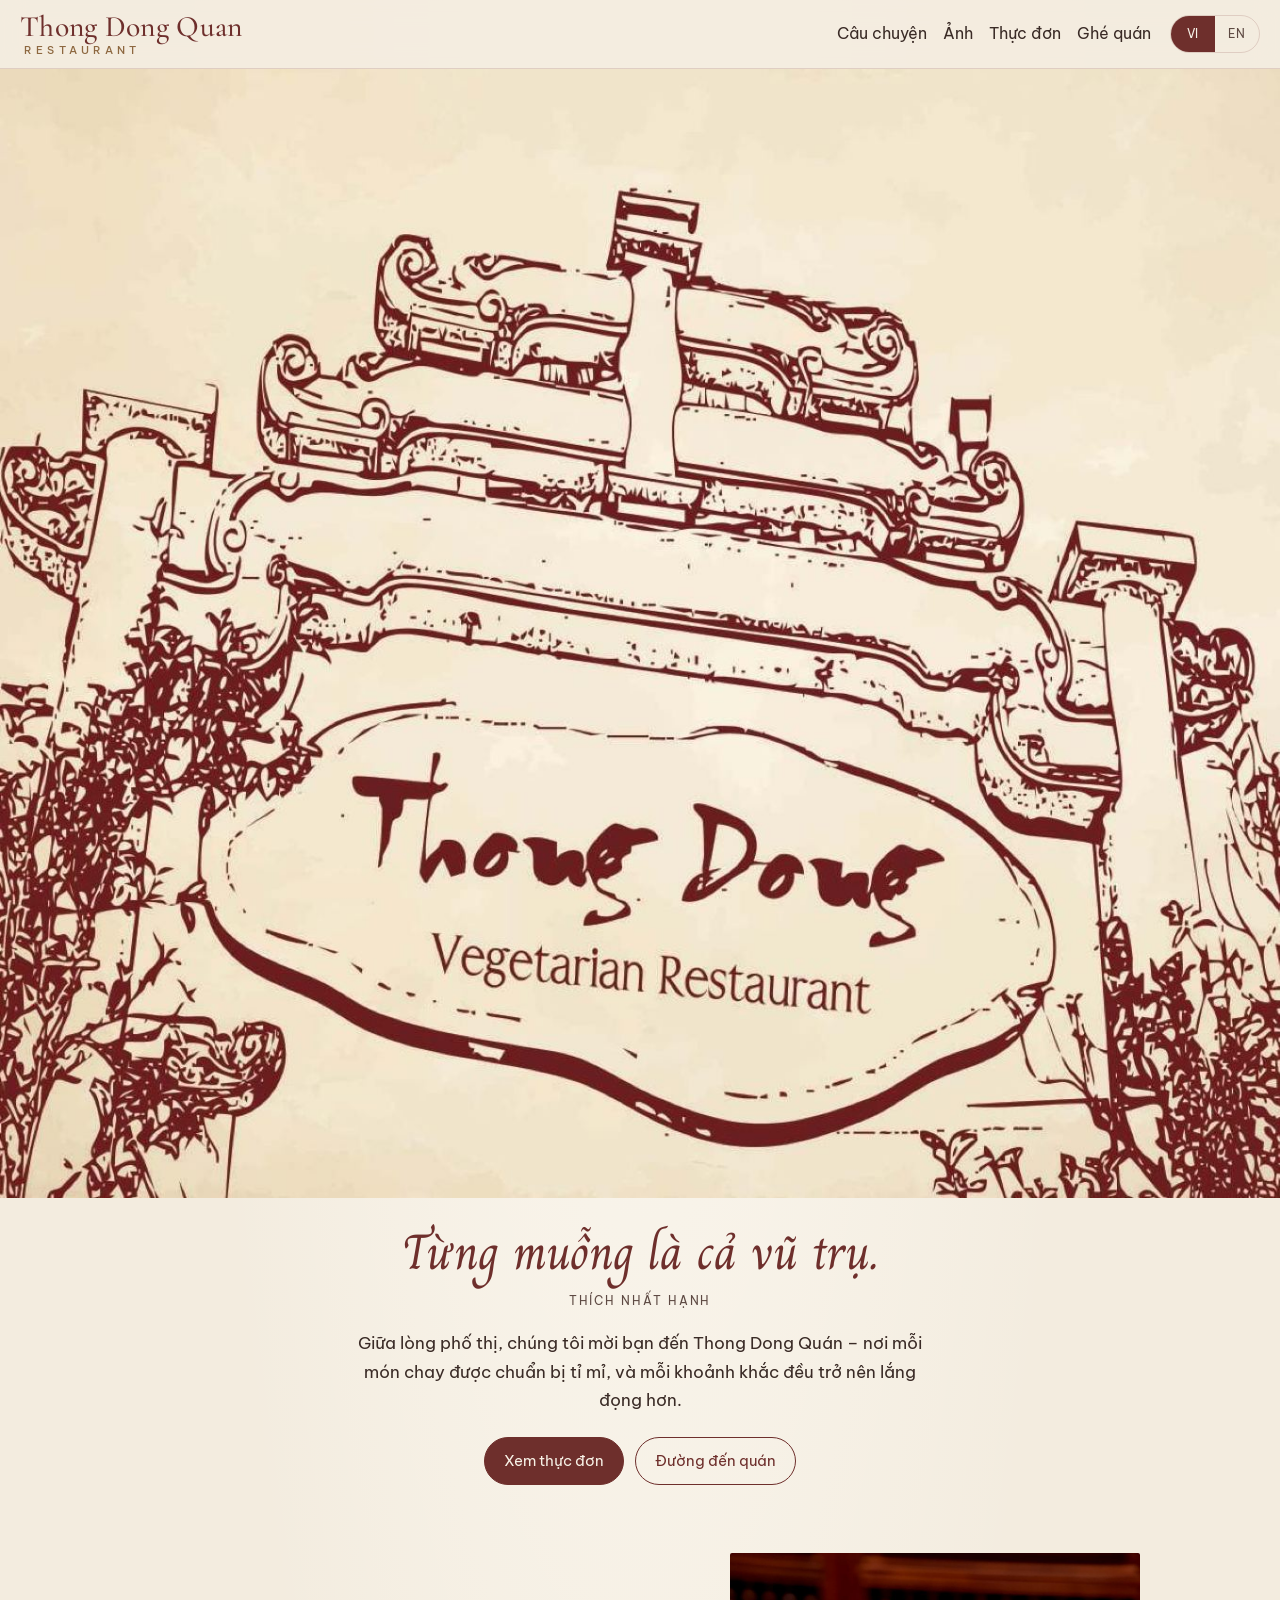
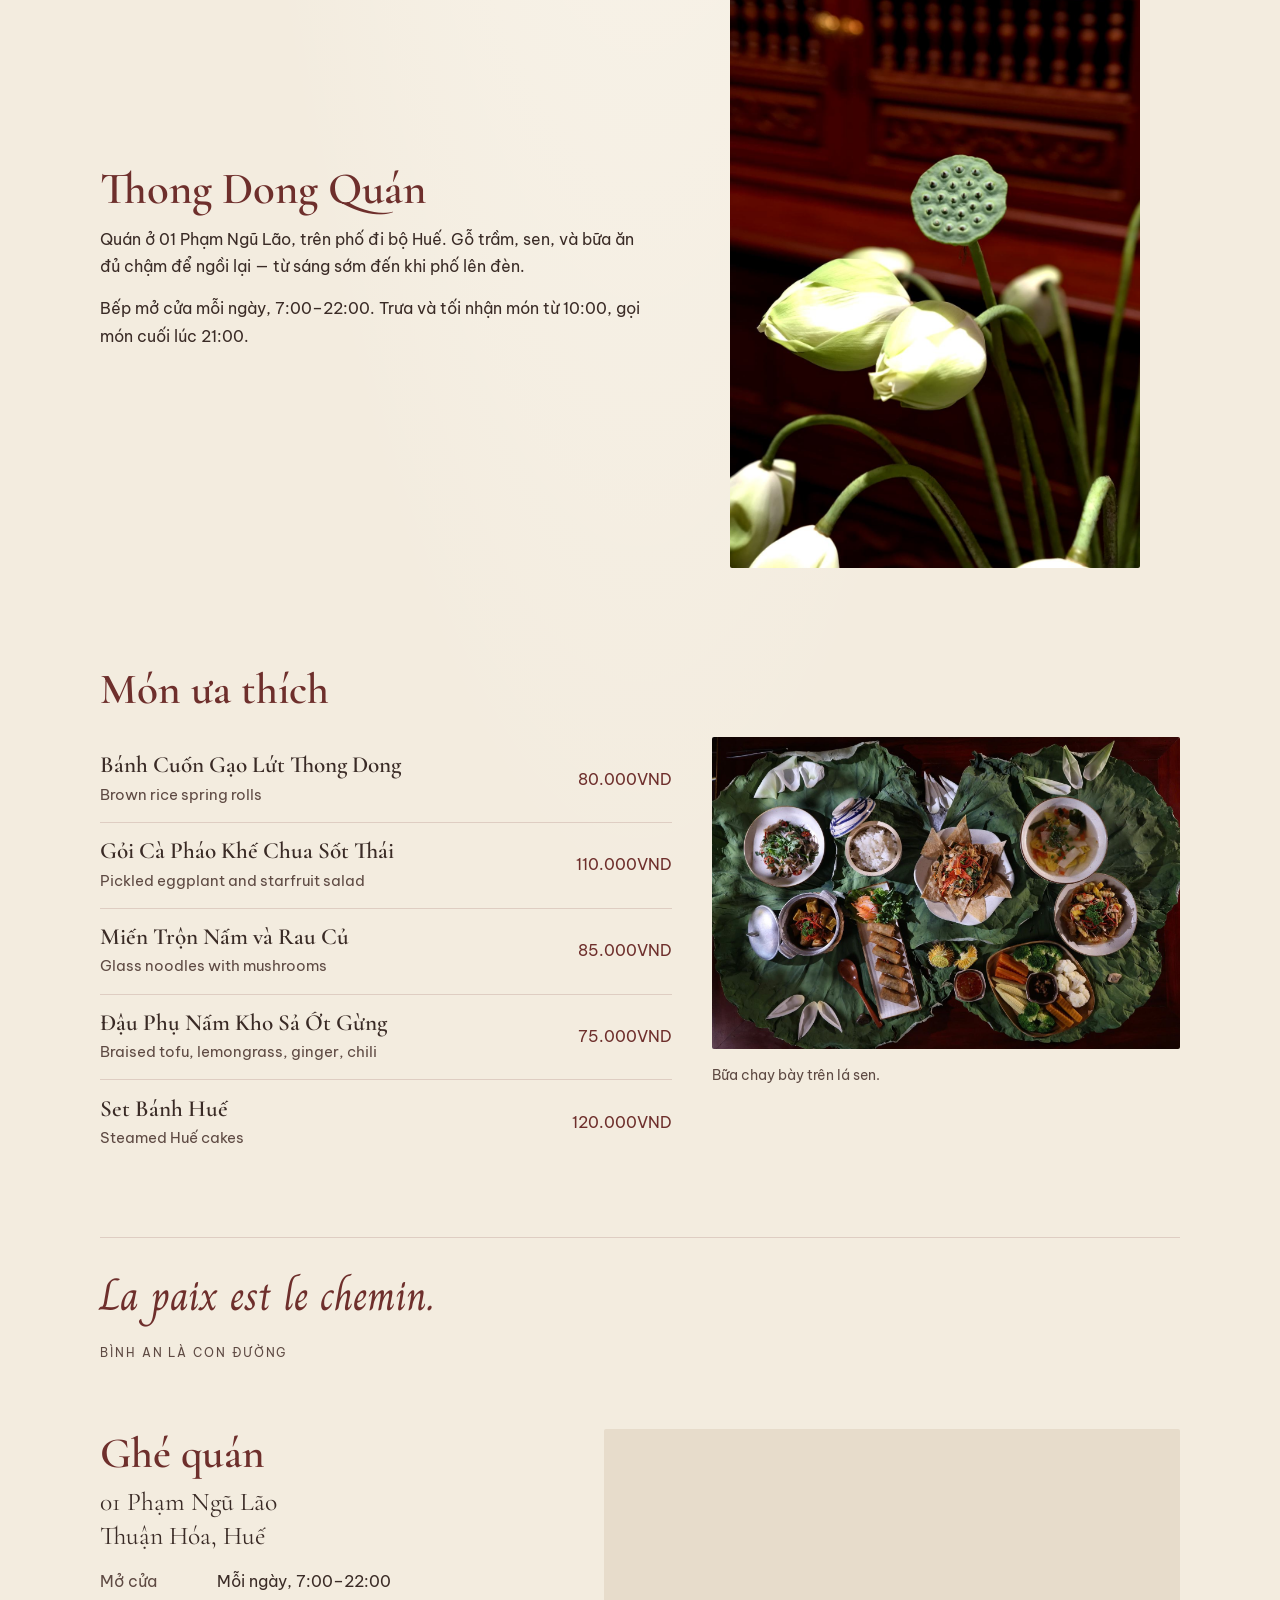
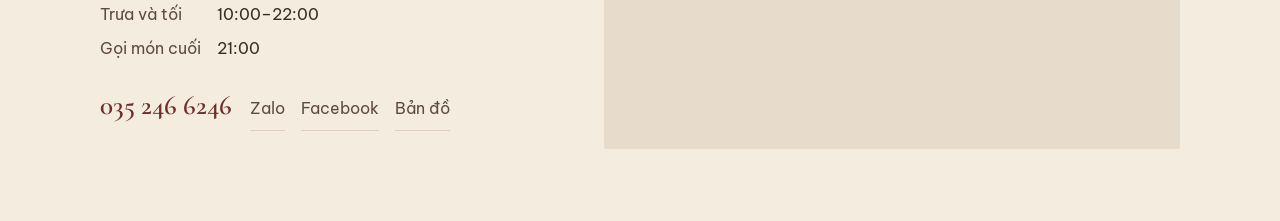
<file: index.html>
<!DOCTYPE html>
<html lang="vi">
  <head>
    <meta charset="utf-8">
    <meta name="viewport" content="width=device-width, initial-scale=1">
    <title>Thong Dong Vegetarian Restaurant · Huế</title>
    <meta name="description" content="Thong Dong Quán — quán chay ở 01 Phạm Ngũ Lão, Huế. Mở cửa 7:00–22:00. A quiet vegetarian table on the walking street.">
    <meta name="theme-color" content="#f3ecdf">
    <link rel="icon" href="images/thongdongquanlogo.jpg" type="image/jpeg">
    <link rel="apple-touch-icon" href="images/thongdongquanlogo.jpg">
    <link rel="preconnect" href="https://fonts.googleapis.com">
    <link rel="preconnect" href="https://fonts.gstatic.com" crossorigin>
    <link href="https://fonts.googleapis.com/css2?family=Be+Vietnam+Pro:wght@400;500;600&family=Charm:wght@400&family=Cormorant+Garamond:wght@500;600&display=swap" rel="stylesheet">
    <link rel="stylesheet" href="css/styles.css">
  </head>
  <body>
    <a class="skip" href="#main" data-vi="Tới nội dung" data-en="Skip to content">Tới nội dung</a>
    <header class="site-header">
      <a class="brand" href="index.html">
        <span class="brand-name">Thong Dong Quan</span>
        <span class="brand-boutique">Restaurant</span>
      </a>
      <nav aria-label="Primary">
        <a href="#story" data-vi="Câu chuyện" data-en="Story">Câu chuyện</a>
        <a href="gallery.html" data-vi="Ảnh" data-en="Gallery">Ảnh</a>
        <a href="menu.pdf" target="_blank" rel="noopener noreferrer" data-vi="Thực đơn" data-en="Menu">Thực đơn</a>
        <a href="#visit" data-vi="Ghé quán" data-en="Visit">Ghé quán</a>
      </nav>
      <div class="lang" role="group" aria-label="Language">
        <button type="button" data-set-lang="vi" aria-pressed="true">VI</button>
        <button type="button" data-set-lang="en" aria-pressed="false">EN</button>
      </div>
    </header>

    <main id="main">
      <section class="hero">
        <img class="hero-mark" src="images/mark.jpg" width="1358" height="1198" alt="Thong Dong Vegetarian Restaurant">
        <p class="script" data-vi="Từng muỗng là cả vũ trụ." data-en="Each spoonful contains the universe.">Từng muỗng là cả vũ trụ.</p>
        <p class="byline" data-vi="Thích Nhất Hạnh" data-en="Thich Nhat Hanh">Thích Nhất Hạnh</p>
        <p class="lede" data-vi="Giữa lòng phố thị, chúng tôi mời bạn đến Thong Dong Quán – nơi mỗi món chay được chuẩn bị tỉ mỉ, và mỗi khoảnh khắc đều trở nên lắng đọng hơn." data-en="In the middle of the city, we invite you to Thong Dong — where each vegetarian dish is prepared with care, and each moment is allowed to grow still.">Giữa lòng phố thị, chúng tôi mời bạn đến Thong Dong Quán – nơi mỗi món chay được chuẩn bị tỉ mỉ, và mỗi khoảnh khắc đều trở nên lắng đọng hơn.</p>
        <div class="hero-actions">
          <a class="button" href="menu.pdf" target="_blank" rel="noopener noreferrer" data-vi="Xem thực đơn" data-en="See the menu">Xem thực đơn</a>
          <a class="button button-quiet" href="#visit" data-vi="Đường đến quán" data-en="Find the restaurant">Đường đến quán</a>
        </div>
      </section>

      <section class="story" id="story">
        <div>
          <h2>Thong Dong Quán</h2>
          <p data-vi="Quán ở 01 Phạm Ngũ Lão, trên phố đi bộ Huế. Gỗ trầm, sen, và bữa ăn đủ chậm để ngồi lại — từ sáng sớm đến khi phố lên đèn." data-en="The restaurant is at 01 Phạm Ngũ Lão, on Huế’s walking street. Dark wood, lotus, and a meal unhurried enough to linger — from early morning until the street lights come on.">Quán ở 01 Phạm Ngũ Lão, trên phố đi bộ Huế. Gỗ trầm, sen, và bữa ăn đủ chậm để ngồi lại — từ sáng sớm đến khi phố lên đèn.</p>
          <p data-vi="Bếp mở cửa mỗi ngày, 7:00–22:00. Trưa và tối nhận món từ 10:00, gọi món cuối lúc 21:00." data-en="The kitchen is open every day, 7:00–22:00. Lunch and dinner service begins at 10:00, with the last order at 21:00.">Bếp mở cửa mỗi ngày, 7:00–22:00. Trưa và tối nhận món từ 10:00, gọi món cuối lúc 21:00.</p>
        </div>
        <figure>
          <img src="images/lotus-flowers.jpg" width="1067" height="1600" alt="" data-i18n-attr="alt" data-vi="Nụ sen trắng" data-en="White lotus buds">
        </figure>
      </section>

      <section class="signatures" aria-labelledby="sig-title">
        <h2 id="sig-title" data-vi="Món ưa thích" data-en="Favorites">Món ưa thích</h2>
        <div class="sig-layout">
          <ol>
            <li>
              <div class="sig-row">
                <span class="dish-vi">Bánh Cuốn Gạo Lứt Thong Dong</span>
                <span class="dish-en">Brown rice spring rolls</span>
                <span class="price">80.000VND</span>
              </div>
            </li>
            <li>
              <div class="sig-row">
                <span class="dish-vi">Gỏi Cà Pháo Khế Chua Sốt Thái</span>
                <span class="dish-en">Pickled eggplant and starfruit salad</span>
                <span class="price">110.000VND</span>
              </div>
            </li>
            <li>
              <div class="sig-row">
                <span class="dish-vi">Miến Trộn Nấm và Rau Củ</span>
                <span class="dish-en">Glass noodles with mushrooms</span>
                <span class="price">85.000VND</span>
              </div>
            </li>
            <li>
              <div class="sig-row">
                <span class="dish-vi">Đậu Phụ Nấm Kho Sả Ớt Gừng</span>
                <span class="dish-en">Braised tofu, lemongrass, ginger, chili</span>
                <span class="price">75.000VND</span>
              </div>
            </li>
            <li>
              <div class="sig-row">
                <span class="dish-vi">Set Bánh Huế</span>
                <span class="dish-en">Steamed Huế cakes</span>
                <span class="price">120.000VND</span>
              </div>
            </li>
          </ol>
          <figure class="sig-photo">
            <img src="images/feast.jpg" width="1600" height="1067" alt="" data-i18n-attr="alt" data-vi="Bữa chay bày trên lá sen" data-en="A vegetarian meal laid over lotus leaves">
            <figcaption data-vi="Bữa chay bày trên lá sen." data-en="A vegetarian meal laid over lotus leaves.">Bữa chay bày trên lá sen.</figcaption>
          </figure>
        </div>
      </section>

      <div class="quote">
        <p>La paix est le chemin.</p>
        <span data-vi="Bình an là con đường" data-en="Peace is the way">Bình an là con đường</span>
      </div>

      <section class="visit" id="visit">
        <div>
          <h2 data-vi="Ghé quán" data-en="Visit">Ghé quán</h2>
          <address>01 Phạm Ngũ Lão<br>Thuận Hóa, Huế</address>
          <dl class="hours">
            <dt data-vi="Mở cửa" data-en="Open">Mở cửa</dt>
            <dd data-vi="Mỗi ngày, 7:00–22:00" data-en="Every day, 7:00–22:00">Mỗi ngày, 7:00–22:00</dd>
            <dt data-vi="Trưa và tối" data-en="Lunch and dinner">Trưa và tối</dt>
            <dd>10:00–22:00</dd>
            <dt data-vi="Gọi món cuối" data-en="Last order">Gọi món cuối</dt>
            <dd>21:00</dd>
          </dl>
          <div class="contact">
            <a class="contact-phone" href="tel:+84352466246">035 246 6246</a>
            <div class="contact-links">
              <a href="https://zalo.me/0352466246" target="_blank" rel="noopener noreferrer">Zalo</a>
              <a href="https://www.facebook.com/thongdongvegetarianrestaurant" target="_blank" rel="noopener noreferrer">Facebook</a>
              <a href="https://maps.app.goo.gl/VYFByxhjaa3Kgow87" target="_blank" rel="noopener noreferrer" data-vi="Bản đồ" data-en="Map">Bản đồ</a>
            </div>
          </div>
        </div>
        <div class="map-frame">
          <iframe
            title="Thong Dong, 01 Phạm Ngũ Lão, Huế"
            src="https://maps.google.com/maps?q=16.4696805,107.5940831&z=16&hl=vi&output=embed"
            loading="lazy"
            referrerpolicy="no-referrer-when-downgrade"></iframe>
        </div>
      </section>
    </main>

    <script src="js/site.js"></script>
  </body>
</html>
</file>
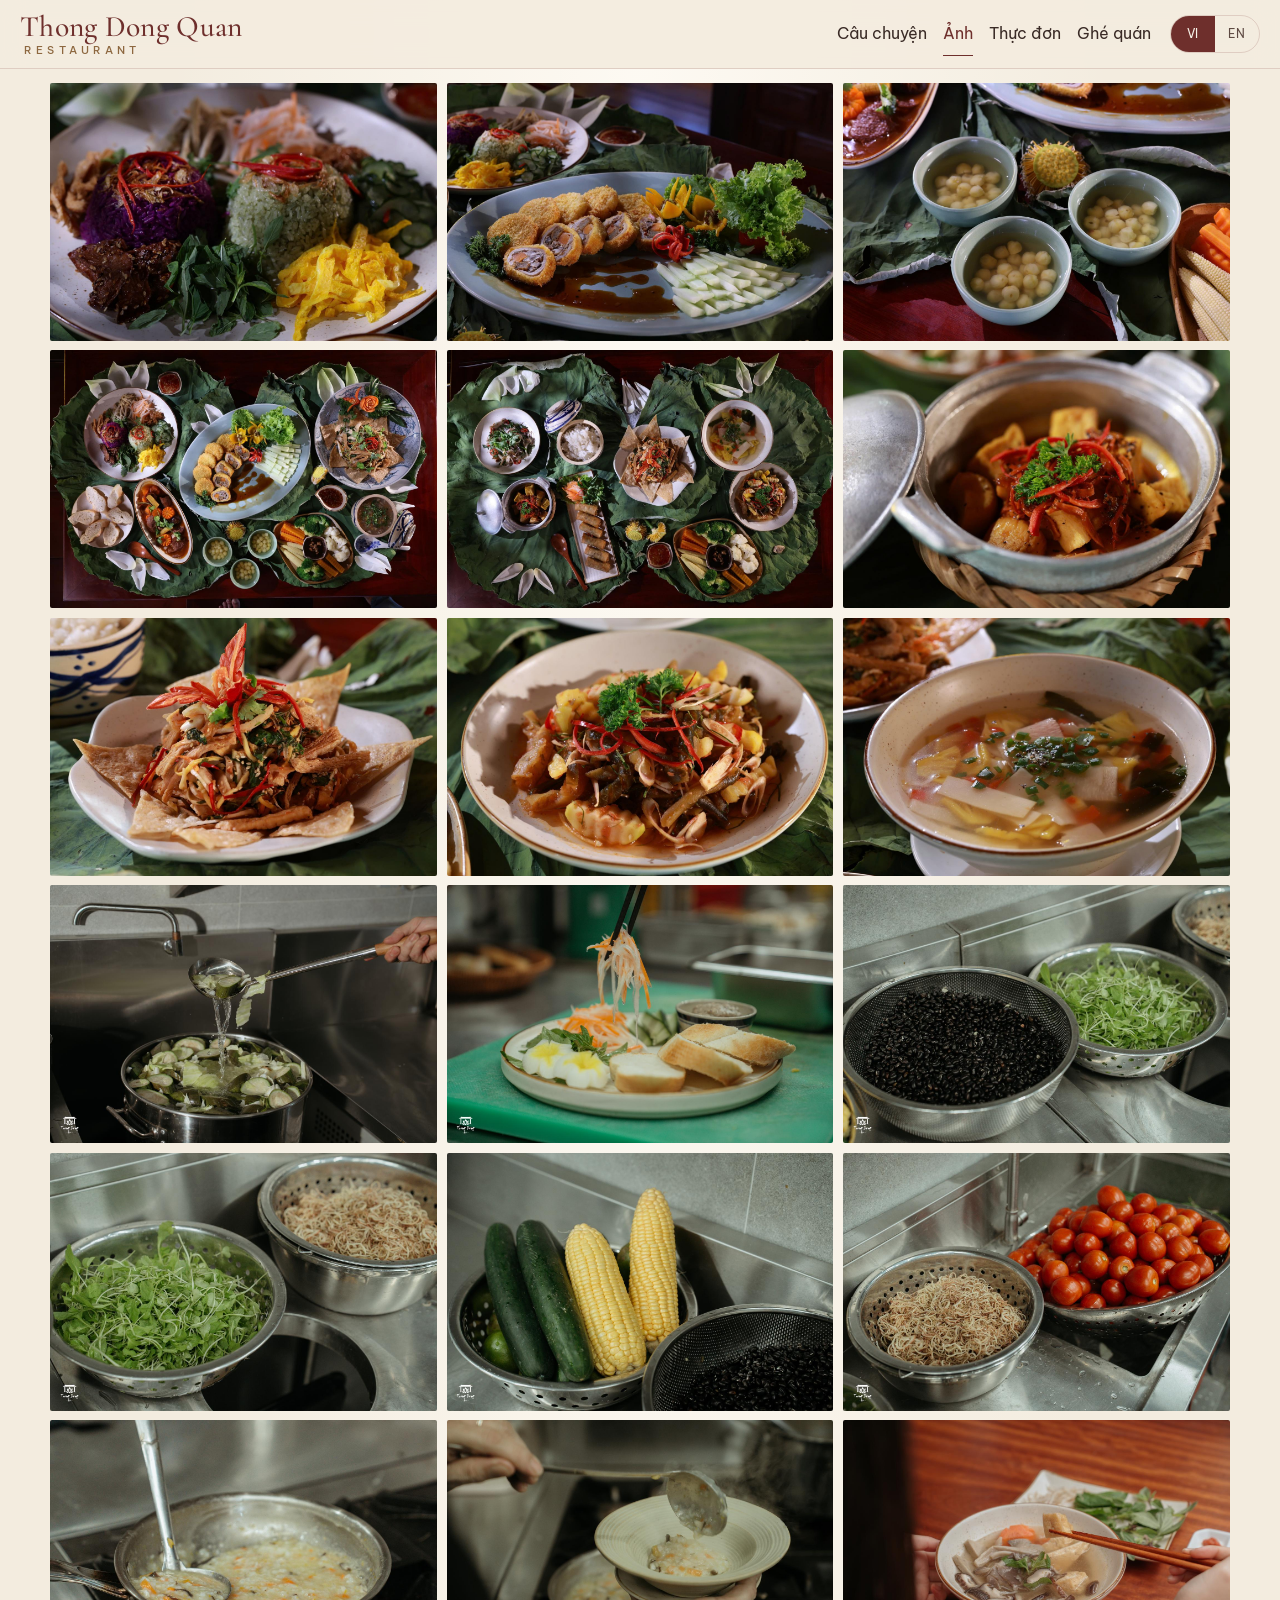
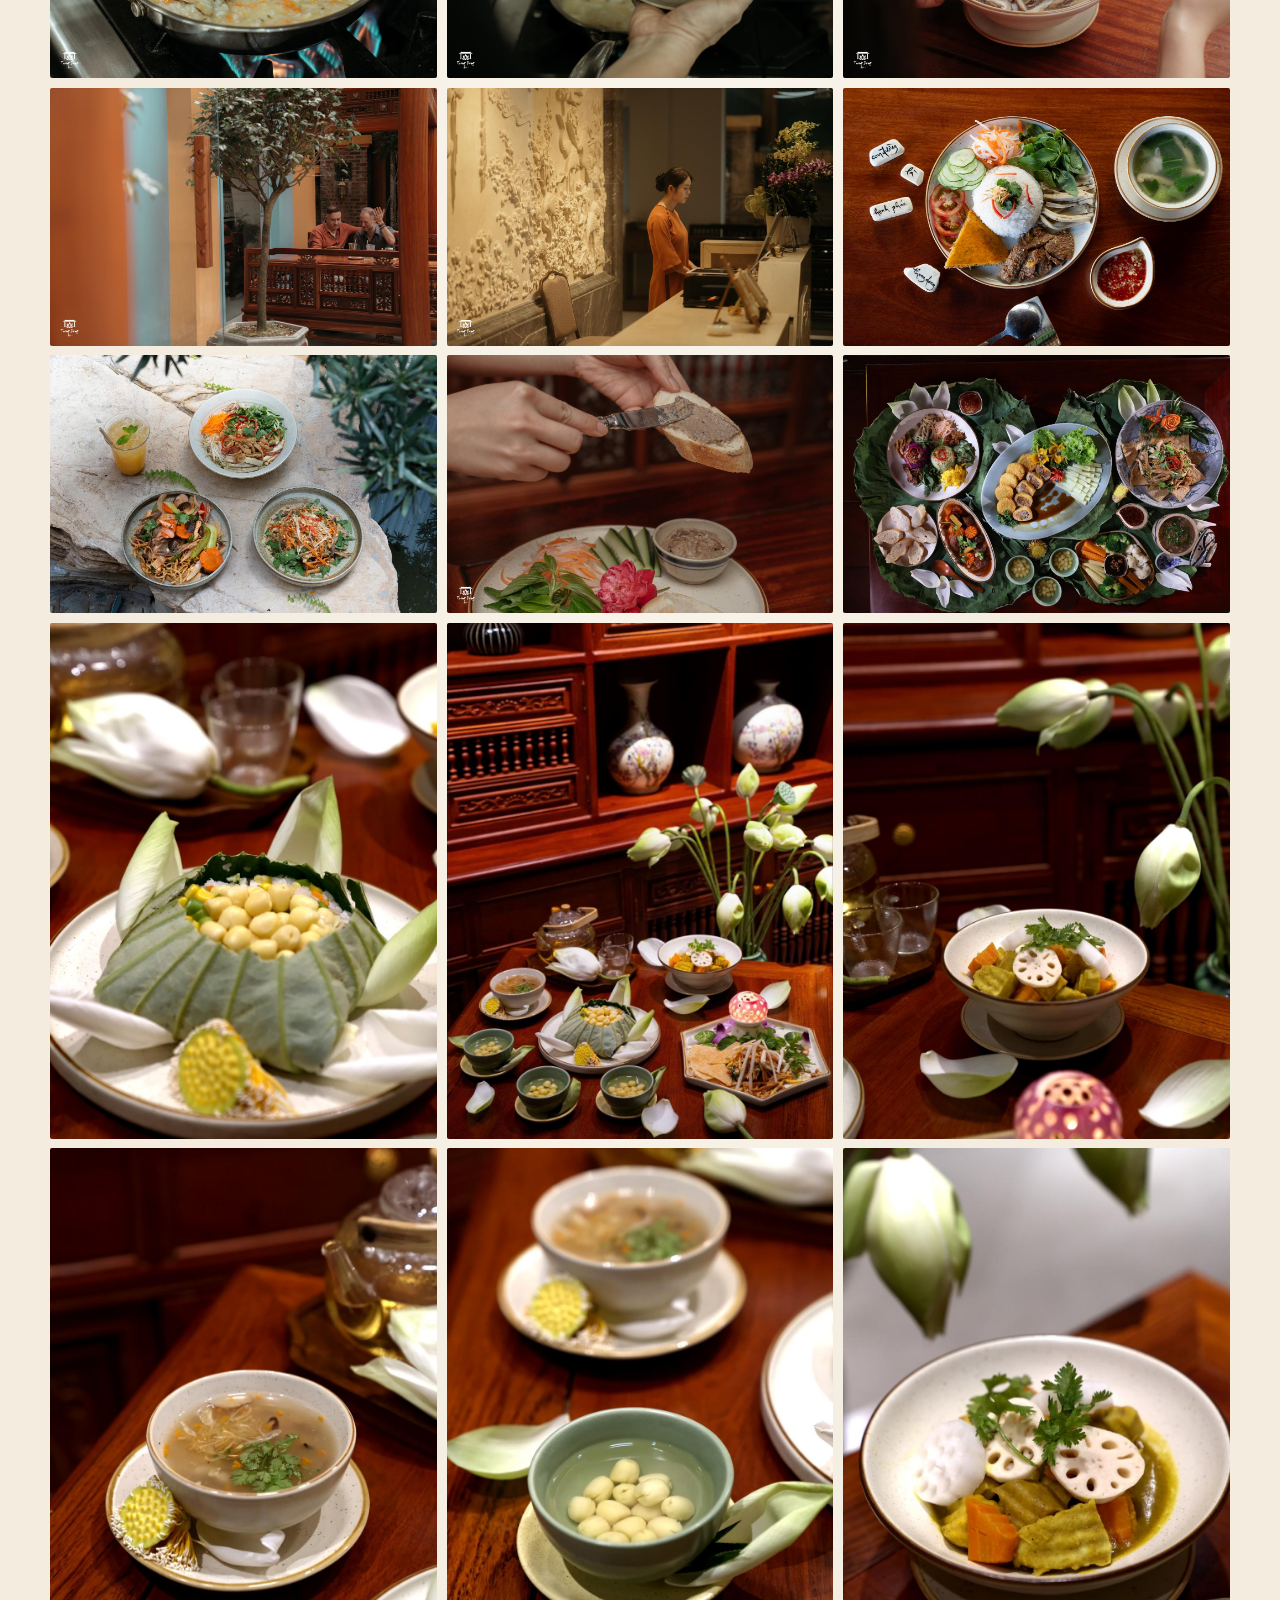
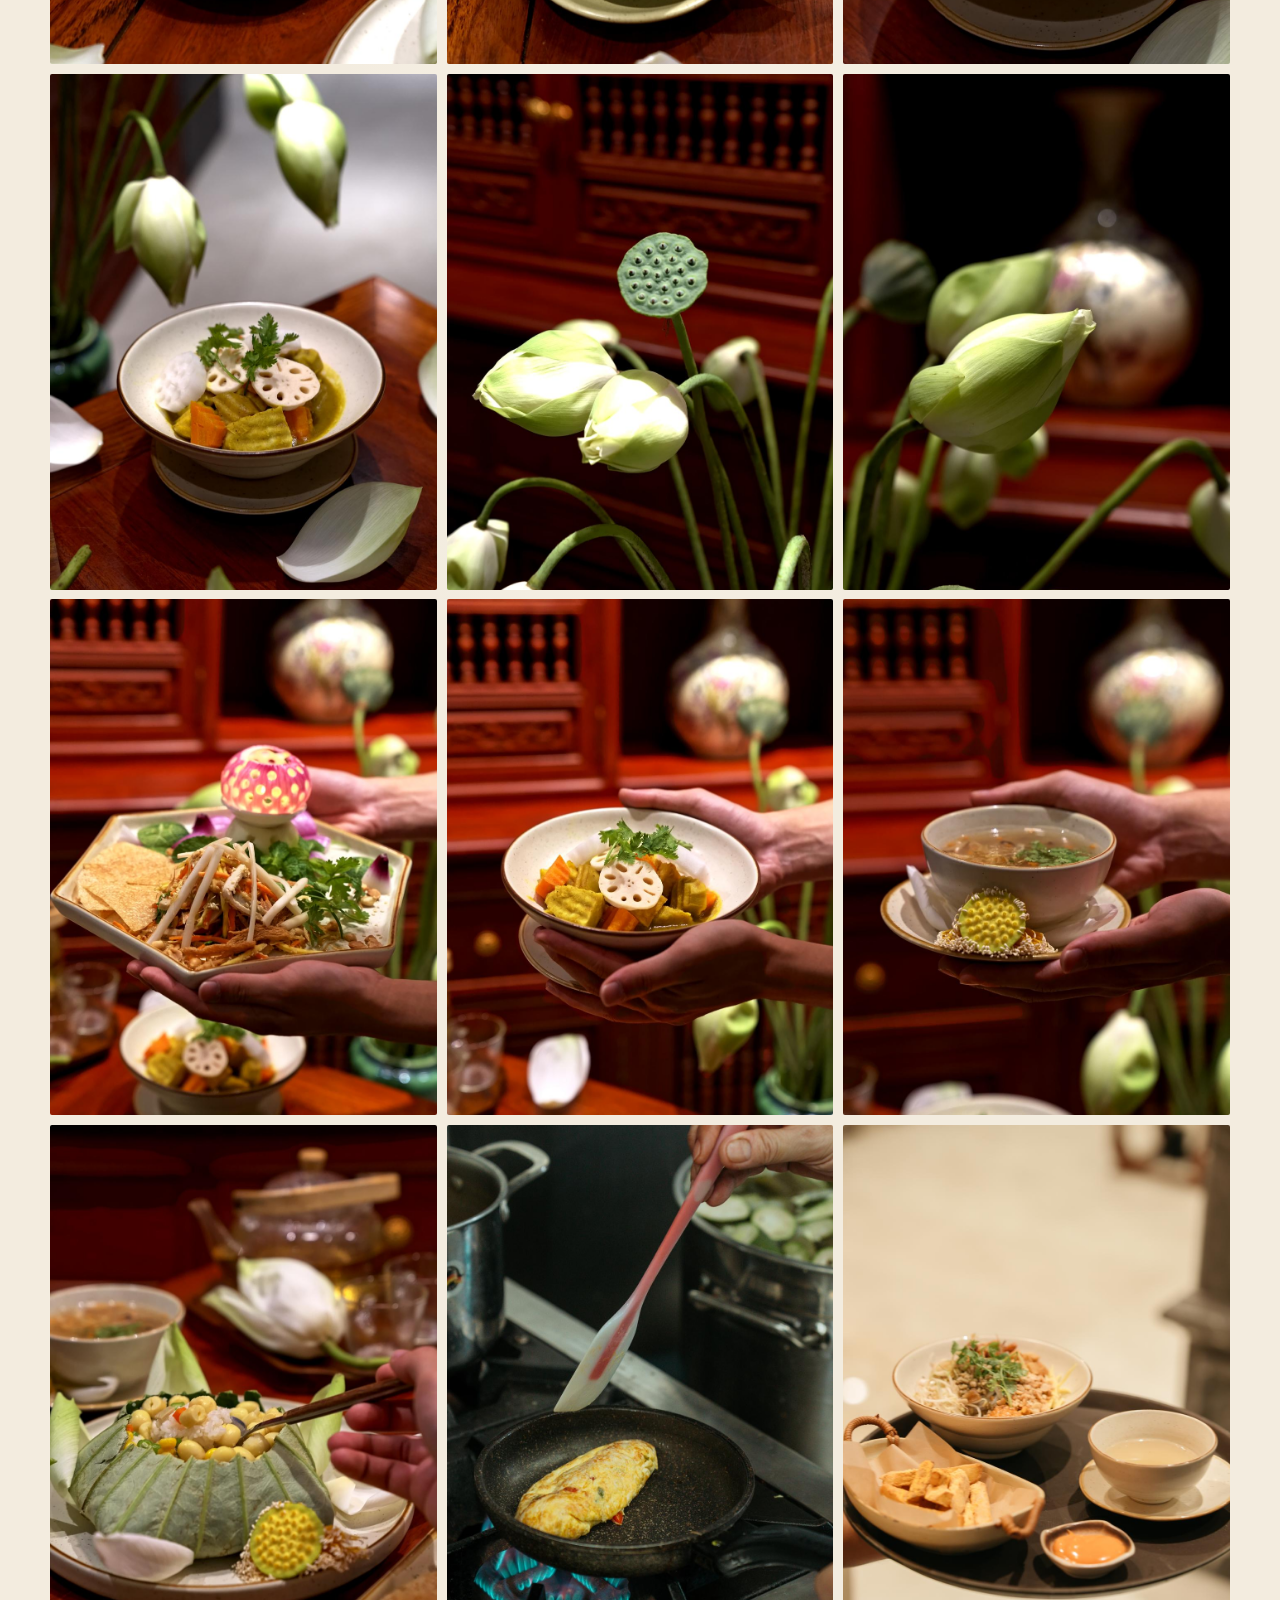
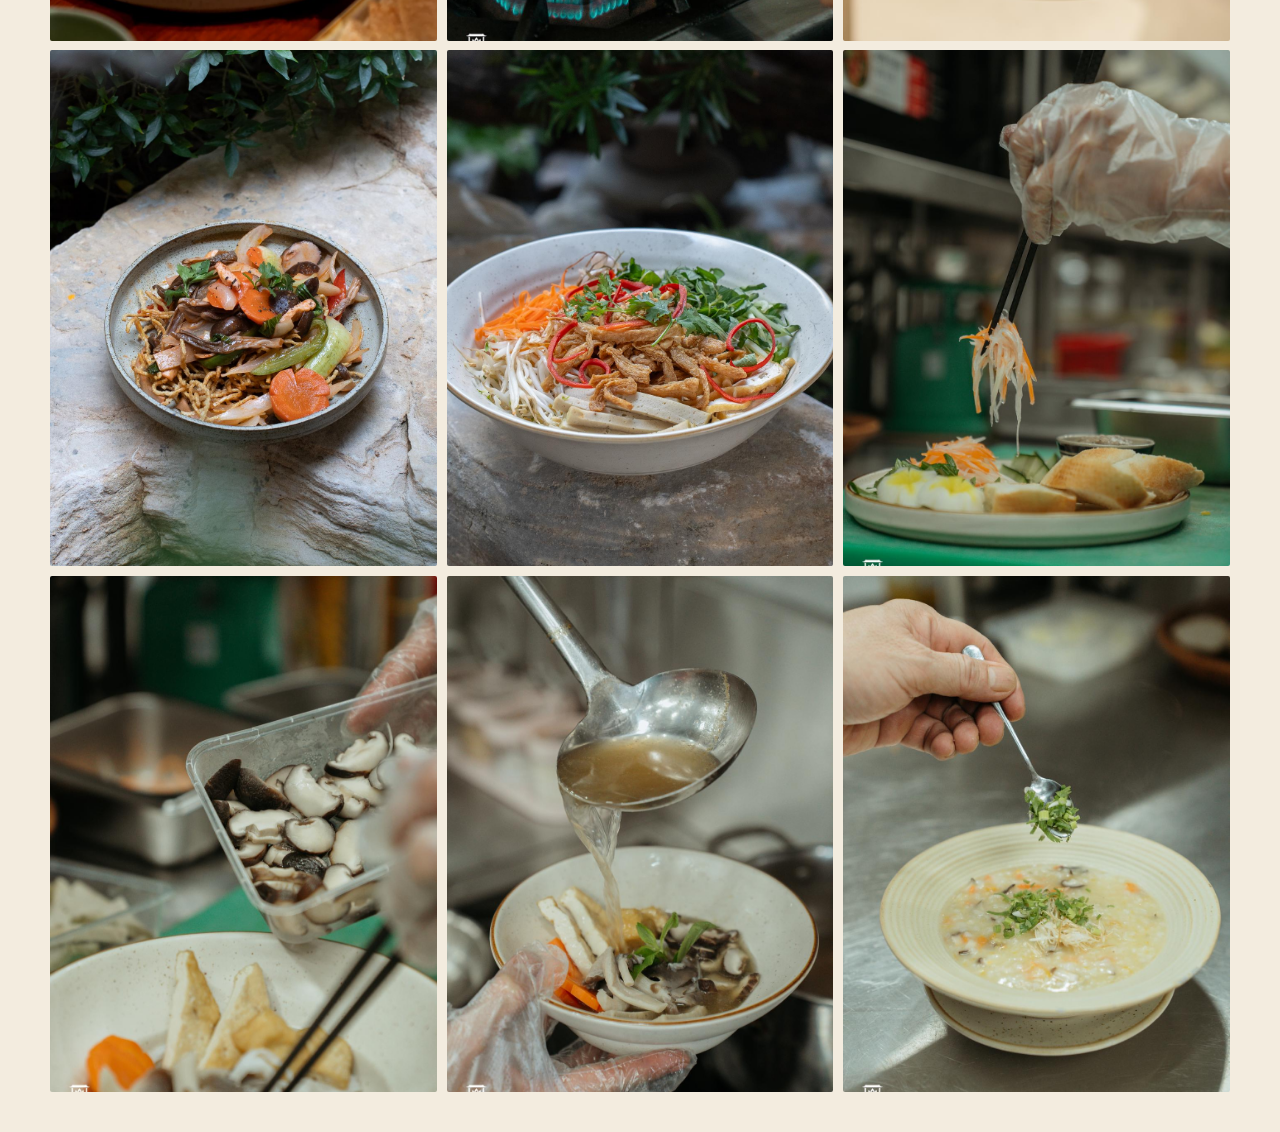
<file: gallery.html>
<!DOCTYPE html>
<html lang="vi">
  <head>
    <meta charset="utf-8">
    <meta name="viewport" content="width=device-width, initial-scale=1">
    <title>Ảnh · Thong Dong Vegetarian Restaurant</title>
    <meta name="description" content="Ảnh món ăn, sen và không gian Thong Dong Quán, 01 Phạm Ngũ Lão, Huế.">
    <meta name="theme-color" content="#f3ecdf">
    <link rel="icon" href="images/thongdongquanlogo.jpg" type="image/jpeg">
    <link rel="apple-touch-icon" href="images/thongdongquanlogo.jpg">
    <link rel="preconnect" href="https://fonts.googleapis.com">
    <link rel="preconnect" href="https://fonts.gstatic.com" crossorigin>
    <link href="https://fonts.googleapis.com/css2?family=Be+Vietnam+Pro:wght@400;500;600&family=Charm:wght@400&family=Cormorant+Garamond:wght@500;600&display=swap" rel="stylesheet">
    <link rel="stylesheet" href="css/styles.css">
  </head>
  <body>
    <a class="skip" href="#main" data-vi="Tới nội dung" data-en="Skip to content">Tới nội dung</a>
    <header class="site-header">
      <a class="brand" href="index.html">
        <span class="brand-name">Thong Dong Quan</span>
        <span class="brand-boutique">Restaurant</span>
      </a>
      <nav aria-label="Primary">
        <a href="index.html#story" data-vi="Câu chuyện" data-en="Story">Câu chuyện</a>
        <a href="gallery.html" aria-current="page" data-vi="Ảnh" data-en="Gallery">Ảnh</a>
        <a href="menu.pdf" target="_blank" rel="noopener noreferrer" data-vi="Thực đơn" data-en="Menu">Thực đơn</a>
        <a href="index.html#visit" data-vi="Ghé quán" data-en="Visit">Ghé quán</a>
      </nav>
      <div class="lang" role="group" aria-label="Language">
        <button type="button" data-set-lang="vi" aria-pressed="true">VI</button>
        <button type="button" data-set-lang="en" aria-pressed="false">EN</button>
      </div>
    </header>

    <main id="main">
      <section class="gallery" aria-label="Gallery">
        <div class="gallery-grid">
          <figure class="wide">
            <img src="images/gallery/020.jpg" width="1400" height="934" alt="Món chay" data-vi="Món chay" data-en="A vegetarian dish" data-i18n-attr="alt">
          </figure>
          <figure class="wide">
            <img src="images/gallery/021.jpg" width="1400" height="934" alt="Món chay" data-vi="Món chay" data-en="A vegetarian dish" data-i18n-attr="alt">
          </figure>
          <figure class="wide">
            <img src="images/gallery/022.jpg" width="1400" height="934" alt="Món chay" data-vi="Món chay" data-en="A vegetarian dish" data-i18n-attr="alt">
          </figure>
          <figure class="wide">
            <img src="images/gallery/023.jpg" width="1400" height="934" alt="Món chay" data-vi="Món chay" data-en="A vegetarian dish" data-i18n-attr="alt" loading="lazy">
          </figure>
          <figure class="wide">
            <img src="images/gallery/027.jpg" width="1400" height="934" alt="Món chay" data-vi="Món chay" data-en="A vegetarian dish" data-i18n-attr="alt" loading="lazy">
          </figure>
          <figure class="wide">
            <img src="images/gallery/028.jpg" width="1400" height="934" alt="Món chay" data-vi="Món chay" data-en="A vegetarian dish" data-i18n-attr="alt" loading="lazy">
          </figure>
          <figure class="wide">
            <img src="images/gallery/029.jpg" width="1400" height="934" alt="Món chay" data-vi="Món chay" data-en="A vegetarian dish" data-i18n-attr="alt" loading="lazy">
          </figure>
          <figure class="wide">
            <img src="images/gallery/030.jpg" width="1400" height="934" alt="Món chay" data-vi="Món chay" data-en="A vegetarian dish" data-i18n-attr="alt" loading="lazy">
          </figure>
          <figure class="wide">
            <img src="images/gallery/033.jpg" width="1400" height="934" alt="Món chay" data-vi="Món chay" data-en="A vegetarian dish" data-i18n-attr="alt" loading="lazy">
          </figure>
          <figure class="wide">
            <img src="images/gallery/038.jpg" width="1400" height="933" alt="Trong bếp" data-vi="Trong bếp" data-en="In the kitchen" data-i18n-attr="alt" loading="lazy">
          </figure>
          <figure class="wide">
            <img src="images/gallery/048.jpg" width="1400" height="933" alt="Trong bếp" data-vi="Trong bếp" data-en="In the kitchen" data-i18n-attr="alt" loading="lazy">
          </figure>
          <figure class="wide">
            <img src="images/gallery/055.jpg" width="1400" height="933" alt="Trong bếp" data-vi="Trong bếp" data-en="In the kitchen" data-i18n-attr="alt" loading="lazy">
          </figure>
          <figure class="wide">
            <img src="images/gallery/056.jpg" width="1400" height="933" alt="Trong bếp" data-vi="Trong bếp" data-en="In the kitchen" data-i18n-attr="alt" loading="lazy">
          </figure>
          <figure class="wide">
            <img src="images/gallery/057.jpg" width="1400" height="933" alt="Trong bếp" data-vi="Trong bếp" data-en="In the kitchen" data-i18n-attr="alt" loading="lazy">
          </figure>
          <figure class="wide">
            <img src="images/gallery/058.jpg" width="1400" height="933" alt="Trong bếp" data-vi="Trong bếp" data-en="In the kitchen" data-i18n-attr="alt" loading="lazy">
          </figure>
          <figure class="wide">
            <img src="images/gallery/059.jpg" width="1400" height="933" alt="Trong bếp" data-vi="Trong bếp" data-en="In the kitchen" data-i18n-attr="alt" loading="lazy">
          </figure>
          <figure class="wide">
            <img src="images/gallery/060.jpg" width="1400" height="933" alt="Trong bếp" data-vi="Trong bếp" data-en="In the kitchen" data-i18n-attr="alt" loading="lazy">
          </figure>
          <figure class="wide">
            <img src="images/gallery/066.jpg" width="1400" height="933" alt="Trong bếp" data-vi="Trong bếp" data-en="In the kitchen" data-i18n-attr="alt" loading="lazy">
          </figure>
          <figure class="wide">
            <img src="images/gallery/070.jpg" width="1400" height="933" alt="Sân trong" data-vi="Sân trong" data-en="The courtyard" data-i18n-attr="alt" loading="lazy">
          </figure>
          <figure class="wide">
            <img src="images/gallery/071.jpg" width="1400" height="933" alt="Quầy đón" data-vi="Quầy đón" data-en="Reception" data-i18n-attr="alt" loading="lazy">
          </figure>
          <figure class="wide">
            <img src="images/gallery/076.jpg" width="1400" height="933" alt="Món chay" data-vi="Món chay" data-en="A vegetarian dish" data-i18n-attr="alt" loading="lazy">
          </figure>
          <figure class="wide">
            <img src="images/gallery/080.jpg" width="1400" height="933" alt="Món chay" data-vi="Món chay" data-en="A vegetarian dish" data-i18n-attr="alt" loading="lazy">
          </figure>
          <figure class="wide">
            <img src="images/gallery/068.jpg" width="1400" height="933" alt="Trong bếp" data-vi="Trong bếp" data-en="In the kitchen" data-i18n-attr="alt" loading="lazy">
          </figure>
          <figure class="wide">
            <img src="images/gallery/024.jpg" width="1400" height="934" alt="Món chay" data-vi="Món chay" data-en="A vegetarian dish" data-i18n-attr="alt" loading="lazy">
          </figure>
          <figure class="tall">
            <img src="images/gallery/001.jpg" width="933" height="1400" alt="Món sen" data-vi="Món sen" data-en="A lotus dish" data-i18n-attr="alt" loading="lazy">
          </figure>
          <figure class="tall">
            <img src="images/gallery/002.jpg" width="934" height="1400" alt="Món sen" data-vi="Món sen" data-en="A lotus dish" data-i18n-attr="alt" loading="lazy">
          </figure>
          <figure class="tall">
            <img src="images/gallery/003.jpg" width="933" height="1400" alt="Món sen" data-vi="Món sen" data-en="A lotus dish" data-i18n-attr="alt" loading="lazy">
          </figure>
          <figure class="tall">
            <img src="images/gallery/004.jpg" width="933" height="1400" alt="Món sen" data-vi="Món sen" data-en="A lotus dish" data-i18n-attr="alt" loading="lazy">
          </figure>
          <figure class="tall">
            <img src="images/gallery/006.jpg" width="933" height="1400" alt="Món sen" data-vi="Món sen" data-en="A lotus dish" data-i18n-attr="alt" loading="lazy">
          </figure>
          <figure class="tall">
            <img src="images/gallery/007.jpg" width="933" height="1400" alt="Món sen" data-vi="Món sen" data-en="A lotus dish" data-i18n-attr="alt" loading="lazy">
          </figure>
          <figure class="tall">
            <img src="images/gallery/008.jpg" width="933" height="1400" alt="Món sen" data-vi="Món sen" data-en="A lotus dish" data-i18n-attr="alt" loading="lazy">
          </figure>
          <figure class="tall">
            <img src="images/gallery/011.jpg" width="933" height="1400" alt="Món sen" data-vi="Món sen" data-en="A lotus dish" data-i18n-attr="alt" loading="lazy">
          </figure>
          <figure class="tall">
            <img src="images/gallery/012.jpg" width="933" height="1400" alt="Món sen" data-vi="Món sen" data-en="A lotus dish" data-i18n-attr="alt" loading="lazy">
          </figure>
          <figure class="tall">
            <img src="images/gallery/014.jpg" width="933" height="1400" alt="Món sen" data-vi="Món sen" data-en="A lotus dish" data-i18n-attr="alt" loading="lazy">
          </figure>
          <figure class="tall">
            <img src="images/gallery/015.jpg" width="933" height="1400" alt="Món sen" data-vi="Món sen" data-en="A lotus dish" data-i18n-attr="alt" loading="lazy">
          </figure>
          <figure class="tall">
            <img src="images/gallery/016.jpg" width="933" height="1400" alt="Món sen" data-vi="Món sen" data-en="A lotus dish" data-i18n-attr="alt" loading="lazy">
          </figure>
          <figure class="tall">
            <img src="images/gallery/018.jpg" width="933" height="1400" alt="Món sen" data-vi="Món sen" data-en="A lotus dish" data-i18n-attr="alt" loading="lazy">
          </figure>
          <figure class="tall">
            <img src="images/gallery/044.jpg" width="933" height="1400" alt="Trong bếp" data-vi="Trong bếp" data-en="In the kitchen" data-i18n-attr="alt" loading="lazy">
          </figure>
          <figure class="tall">
            <img src="images/gallery/073.jpg" width="933" height="1400" alt="Món ăn trên khay" data-vi="Món ăn trên khay" data-en="A dish on a tray" data-i18n-attr="alt" loading="lazy">
          </figure>
          <figure class="square">
            <img src="images/gallery/077.jpg" width="1400" height="1400" alt="Món chay" data-vi="Món chay" data-en="A vegetarian dish" data-i18n-attr="alt" loading="lazy">
          </figure>
          <figure class="square">
            <img src="images/gallery/078.jpg" width="1400" height="1400" alt="Món chay" data-vi="Món chay" data-en="A vegetarian dish" data-i18n-attr="alt" loading="lazy">
          </figure>
          <figure class="tall">
            <img src="images/gallery/047.jpg" width="933" height="1400" alt="Trong bếp" data-vi="Trong bếp" data-en="In the kitchen" data-i18n-attr="alt" loading="lazy">
          </figure>
          <figure class="tall">
            <img src="images/gallery/050.jpg" width="933" height="1400" alt="Trong bếp" data-vi="Trong bếp" data-en="In the kitchen" data-i18n-attr="alt" loading="lazy">
          </figure>
          <figure class="tall">
            <img src="images/gallery/053.jpg" width="933" height="1400" alt="Trong bếp" data-vi="Trong bếp" data-en="In the kitchen" data-i18n-attr="alt" loading="lazy">
          </figure>
          <figure class="tall">
            <img src="images/gallery/065.jpg" width="933" height="1400" alt="Trong bếp" data-vi="Trong bếp" data-en="In the kitchen" data-i18n-attr="alt" loading="lazy">
          </figure>
        </div>
      </section>
    </main>
    <script src="js/site.js"></script>
  </body>
</html>
</file>
<file: css/styles.css>
:root {
  --paper: #f3ecdf;
  --paper-2: #f7f2e8;
  --ink: #6e2f2c;
  --text: #3a2b26;
  --muted: #5e4a43;
  --line: rgba(110, 47, 44, 0.16);
  --max: 1080px;
  --sans: "Be Vietnam Pro", "Segoe UI", sans-serif;
  --serif: "Cormorant Garamond", Georgia, serif;
  --brass: #8d6840;
  --script: "Charm", cursive;
}

* { box-sizing: border-box; }

html { scroll-behavior: smooth; }

body {
  margin: 0;
  color: var(--text);
  background:
    radial-gradient(ellipse at top, rgba(255, 252, 246, 0.85), transparent 52%),
    var(--paper);
  font-family: var(--sans);
  font-size: 1.02rem;
  line-height: 1.7;
  font-weight: 400;
}

img { max-width: 100%; height: auto; }

a { color: var(--ink); }

.skip {
  position: absolute;
  left: 1rem;
  top: -4rem;
  background: var(--ink);
  color: var(--paper);
  padding: 0.5rem 0.8rem;
  z-index: 20;
}

.skip:focus { top: 0.5rem; }

.site-header {
  position: sticky;
  top: 0;
  z-index: 10;
  display: flex;
  flex-wrap: wrap;
  align-items: center;
  gap: 0.6rem 1.2rem;
  padding: 0.75rem 1.25rem;
  background: rgba(243, 236, 223, 0.92);
  backdrop-filter: blur(12px);
  border-bottom: 1px solid var(--line);
}

.brand {
  display: flex;
  flex-direction: column;
  text-decoration: none;
  color: var(--ink);
  line-height: 1;
}

.brand-name {
  font-family: var(--serif);
  font-size: 1.85rem;
  font-weight: 500;
  letter-spacing: 0.01em;
  white-space: nowrap;
}

.brand-boutique {
  margin-top: 0.2rem;
  font-size: 0.68rem;
  font-weight: 500;
  letter-spacing: 0.38em;
  text-transform: uppercase;
  color: var(--brass);
  padding-left: 0.38em;
}

.site-header nav {
  display: flex;
  flex-wrap: wrap;
  gap: 0.35rem 1rem;
  margin-left: auto;
}

.site-header nav a {
  text-decoration: none;
  color: var(--text);
  min-height: 44px;
  display: inline-flex;
  align-items: center;
}

.site-header nav a[aria-current="page"] {
  color: var(--ink);
  box-shadow: inset 0 -1px 0 var(--ink);
}

.lang {
  display: flex;
  border: 1px solid var(--line);
  border-radius: 999px;
  overflow: hidden;
}

.lang button {
  font: inherit;
  font-size: 0.78rem;
  letter-spacing: 0.08em;
  background: transparent;
  color: var(--muted);
  border: 0;
  min-width: 44px;
  min-height: 36px;
  cursor: pointer;
}

.lang button[aria-pressed="true"] {
  background: var(--ink);
  color: var(--paper-2);
}

main { overflow: clip; }

.hero {
  padding: 0 0 3.2rem;
  text-align: center;
}

.hero-mark {
  width: 100%;
  margin: 0 0 1.5rem;
  display: block;
}

.hero .script,
.hero .lede,
.hero .byline,
.hero-actions {
  padding-inline: 1.25rem;
}

.hero .script {
  max-width: 16em;
  margin-inline: auto;
}

.hero .byline {
  margin: -0.35rem 0 1.1rem;
  font-size: 0.75rem;
  letter-spacing: 0.16em;
  text-transform: uppercase;
  color: var(--muted);
}

.script {
  font-family: var(--script);
  font-size: clamp(2rem, 5vw, 3.1rem);
  font-weight: 400;
  color: var(--ink);
  line-height: 1.25;
  margin: 0.2rem 0 0.8rem;
}

.lede {
  max-width: 38rem;
  margin: 0 auto 1.4rem;
  font-size: 1.05rem;
}

.hero-actions {
  display: flex;
  flex-wrap: wrap;
  gap: 0.7rem;
  justify-content: center;
}

.button {
  display: inline-flex;
  align-items: center;
  justify-content: center;
  min-height: 48px;
  padding: 0.55rem 1.2rem;
  border-radius: 999px;
  border: 1px solid var(--ink);
  background: var(--ink);
  color: #f7f1e6;
  text-decoration: none;
  font-size: 0.95rem;
}

.button-quiet {
  background: transparent;
  color: var(--ink);
}

.button:hover { background: #5a2624; color: #f7f1e6; }
.button-quiet:hover { background: rgba(110, 47, 44, 0.08); color: var(--ink); }

.story,
.signatures,
.visit {
  width: min(var(--max), calc(100% - 2.5rem));
  margin: 0 auto 4.5rem;
}

#story,
#visit {
  scroll-margin-top: 6.5rem;
}

.gallery {
  width: min(1180px, calc(100% - 1.25rem));
  margin: 0.85rem auto 2.5rem;
}

.story {
  display: grid;
  gap: 1.6rem;
  align-items: center;
}

.story h2 {
  font-family: var(--serif);
  font-weight: 600;
  font-size: clamp(2rem, 4vw, 2.8rem);
  line-height: 1.15;
  margin: 0 0 0.6rem;
  color: var(--ink);
}

.story p { margin: 0 0 0.9rem; }

.story img,
.gallery img,
.sig-photo img,
.map-frame {
  border-radius: 2px;
}

.signatures h2,
.visit h2 {
  font-family: var(--serif);
  font-weight: 600;
  font-size: clamp(2rem, 4vw, 2.7rem);
  color: var(--ink);
  margin: 0;
  line-height: 1.15;
}

.sig-layout {
  display: grid;
  gap: 1.8rem;
  margin-top: 1.4rem;
}

.signatures ol {
  list-style: none;
  margin: 0;
  padding: 0;
}

.signatures li + li { border-top: 1px solid var(--line); }

.sig-row {
  display: grid;
  grid-template-columns: 1fr auto;
  grid-template-areas:
    "vi price"
    "en price";
  gap: 0.1rem 1rem;
  text-decoration: none;
  color: inherit;
  padding: 0.95rem 0;
  min-height: 48px;
}

.signatures .dish-vi { grid-area: vi; font-family: var(--serif); font-size: 1.45rem; font-weight: 600; line-height: 1.2; }
.signatures .dish-en { grid-area: en; color: var(--muted); font-size: 0.92rem; }
.signatures .price { grid-area: price; align-self: center; color: var(--ink); white-space: nowrap; }

.sig-photo { margin: 0; }
.sig-photo figcaption {
  color: var(--muted);
  font-size: 0.88rem;
  margin-top: 0.4rem;
}

.quote {
  width: min(var(--max), calc(100% - 2.5rem));
  margin: 0 auto 4rem;
  padding: 1rem 0 0;
  border-top: 1px solid var(--line);
}

.quote p {
  font-family: var(--script);
  font-size: clamp(1.8rem, 4vw, 2.6rem);
  color: var(--ink);
  margin: 0.4rem 0;
}

.quote span {
  letter-spacing: 0.16em;
  text-transform: uppercase;
  font-size: 0.75rem;
  color: var(--muted);
}

.gallery-grid {
  display: grid;
  grid-template-columns: 1fr 1fr;
  gap: 0.45rem;
}

.gallery-grid figure { margin: 0; }

.gallery-grid img {
  display: block;
  width: 100%;
  height: 100%;
  aspect-ratio: 1;
  object-fit: cover;
  object-position: center;
}

.visit {
  display: grid;
  gap: 1.5rem;
}

.visit address {
  font-style: normal;
  font-family: var(--serif);
  font-size: 1.6rem;
  line-height: 1.3;
  margin: 0.4rem 0 1rem;
}

.hours {
  display: grid;
  grid-template-columns: auto 1fr;
  gap: 0.35rem 1rem;
  margin: 0 0 1.2rem;
}

.hours dt { color: var(--muted); }
.hours dd { margin: 0; }

.contact {
  display: flex;
  flex-wrap: nowrap;
  align-items: baseline;
  gap: 1.15rem;
}

.contact-phone {
  display: inline-flex;
  align-items: center;
  min-height: 48px;
  flex: 0 0 auto;
  font-family: var(--serif);
  font-size: 1.7rem;
  font-weight: 600;
  line-height: 1;
  white-space: nowrap;
  text-decoration: none;
  color: var(--ink);
}

.contact-links {
  display: flex;
  flex-wrap: nowrap;
  align-items: baseline;
  gap: 1rem;
  margin: 0;
}

.contact-links a {
  display: inline-flex;
  align-items: center;
  min-height: 44px;
  white-space: nowrap;
  text-decoration: none;
  color: var(--muted);
  border-bottom: 1px solid var(--line);
}

@media (max-width: 720px) {
  .contact { gap: 0.55rem 0.7rem; }
  .contact-phone { font-size: clamp(1.2rem, 5.4vw, 1.45rem); }
  .contact-links { gap: 0.35rem 0.7rem; }
}

@media (max-width: 460px) {
  .contact { flex-wrap: wrap; }
  .contact-links { flex-wrap: wrap; }
}

@media (max-width: 400px) {
  .site-header nav { gap: 0.1rem 0.5rem; }
  .site-header nav a { font-size: 0.92rem; }
}

.map-frame {
  min-height: 320px;
  background: #e7dccb;
  overflow: hidden;
}

.map-frame iframe {
  width: 100%;
  height: 100%;
  min-height: 320px;
  border: 0;
  display: block;
}

:focus-visible {
  outline: 2px solid var(--ink);
  outline-offset: 3px;
}

@media (max-width: 720px) {
  .site-header {
    display: grid;
    grid-template-columns: minmax(0, 1fr) auto;
    align-items: center;
    padding-inline: 0.9rem;
  }
  .brand-name { font-size: clamp(1.35rem, 6.2vw, 1.85rem); }
  .brand { grid-column: 1; grid-row: 1; }
  .lang {
    grid-column: 2;
    grid-row: 1;
    justify-self: end;
    width: max-content;
  }
  .site-header nav {
    grid-column: 1 / -1;
    grid-row: 2;
    margin-left: 0;
    width: auto;
    gap: 0.15rem 0.7rem;
  }
  .signatures .dish-vi { font-size: 1.28rem; }
  #story,
  #visit { scroll-margin-top: 8rem; }
}

@media (max-width: 560px) {
  .gallery-grid figure:last-child:nth-child(odd) { grid-column: 1 / -1; }
}

@media (min-width: 900px) {
  .gallery-grid {
    grid-template-columns: repeat(3, 1fr);
    gap: 0.6rem;
  }
  .gallery-grid .wide img { aspect-ratio: 3 / 2; }
  .gallery-grid .tall img,
  .gallery-grid .square img { aspect-ratio: 3 / 4; }
}

@media (min-width: 760px) {
  .story { grid-template-columns: 1.05fr 0.95fr; gap: 3rem; }
  .sig-layout { grid-template-columns: 1.1fr 0.9fr; gap: 2.5rem; align-items: start; }
  .visit { grid-template-columns: 0.9fr 1.1fr; gap: 2rem; align-items: start; }
}

@media (prefers-reduced-motion: reduce) {
  html { scroll-behavior: auto; }
  *, *::before, *::after {
    animation: none !important;
    transition: none !important;
  }
}
</file>
